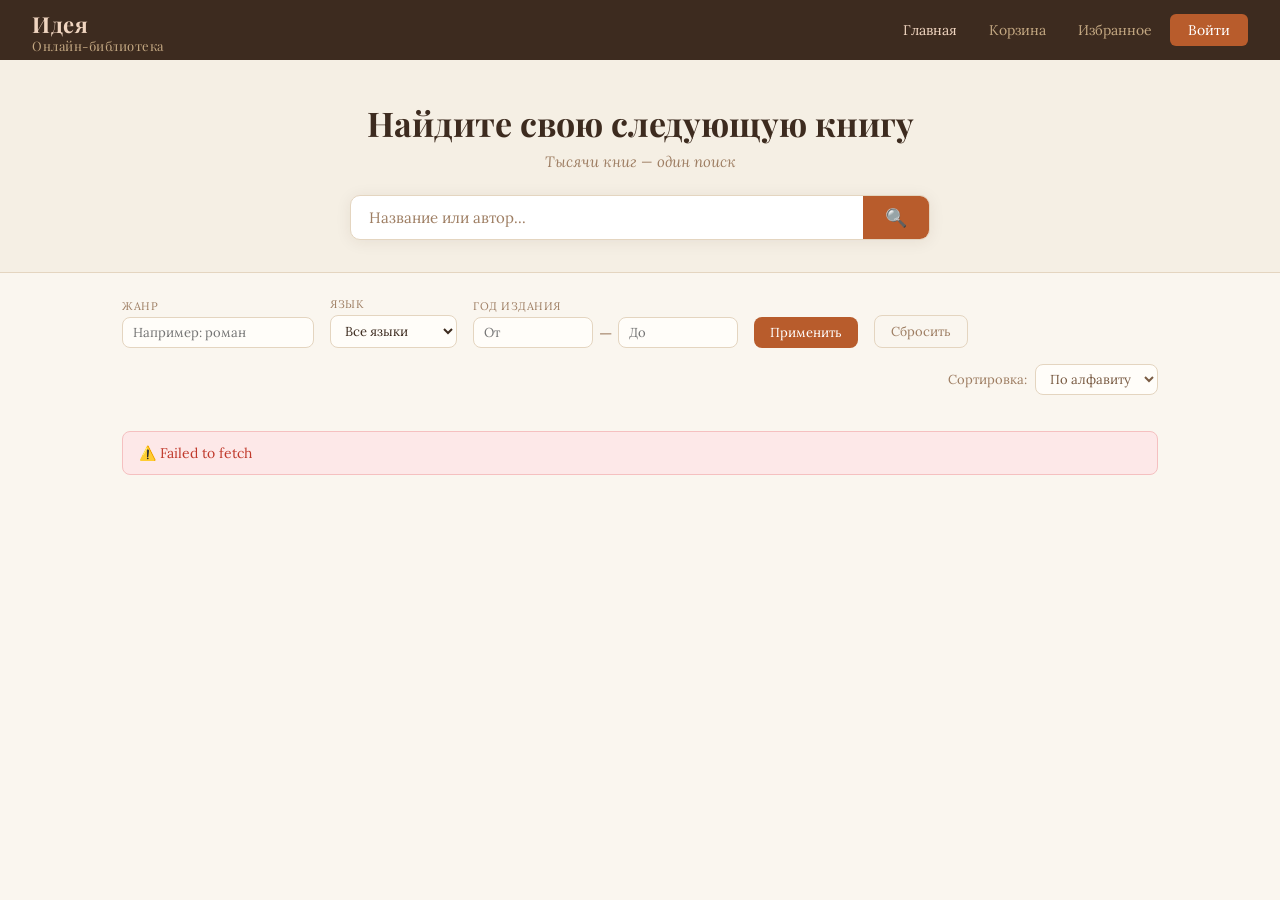
<file: frontend/index.html>
<!DOCTYPE html>
<html lang="ru">
<head>
    <meta charset="UTF-8" />
    <meta name="viewport" content="width=device-width, initial-scale=1.0" />
    <title>Идея — Онлайн-библиотека</title>
    <link rel="stylesheet" href="css/style.css" />
</head>
<body>

<!-- ── Навигация ─────────────────────────────── -->
<nav class="navbar">
    <a href="index.html" class="navbar__logo">
        Идея
        <span>Онлайн-библиотека</span>
    </a>
    <div class="navbar__links">
        <a href="index.html" class="navbar__link navbar__link--active">Главная</a>
        <a href="cart.html" class="navbar__link">
            Корзина
            <span class="navbar__badge" id="cart-badge" style="display:none">0</span>
        </a>
        <a href="favorites.html" class="navbar__link">Избранное</a>
        <!-- Сюда auth.js вставит либо "Войти", либо логин пользователя -->
        <div id="navbar-auth"></div>
    </div>
</nav>

<!-- ── Герой с поиском ───────────────────────── -->
<section class="hero">
    <h1 class="hero__title">Найдите свою следующую книгу</h1>
    <p class="hero__sub">Тысячи книг — один поиск</p>
    <div class="hero__search">
        <input
            type="text"
            id="search-input"
            class="hero__search-input"
            placeholder="Название или автор..."
            oninput="onSearchInput(this.value)"
        />
        <button class="hero__search-btn" onclick="onSearchInput(document.getElementById('search-input').value)">
            🔍
        </button>
    </div>
</section>

<!-- ── Стили для секций hero и toolbar ──────── -->
<style>
    .hero {
        background: var(--warm-bg);
        padding: 2.5rem 2rem 2rem;
        text-align: center;
        border-bottom: 1px solid var(--border);
    }
    .hero__title {
        font-family: var(--font-display);
        font-size: 34px;
        font-weight: 700;
        color: var(--brown-dark);
        margin-bottom: 0.4rem;
    }
    .hero__sub {
        font-size: 15px;
        color: var(--text-muted);
        margin-bottom: 1.5rem;
        font-style: italic;
    }
    .hero__search {
        max-width: 580px;
        margin: 0 auto;
        display: flex;
        background: #fff;
        border: 1.5px solid var(--border);
        border-radius: 10px;
        overflow: hidden;
        box-shadow: 0 2px 16px rgba(61,43,31,0.08);
    }
    .hero__search-input {
        flex: 1;
        border: none;
        outline: none;
        padding: 12px 18px;
        font-size: 15px;
        font-family: var(--font-body);
        color: var(--brown-dark);
        background: transparent;
    }
    .hero__search-input::placeholder { color: var(--text-muted); }
    .hero__search-btn {
        background: var(--accent);
        border: none;
        padding: 0 22px;
        color: #fff;
        font-size: 18px;
        cursor: pointer;
        transition: background 0.2s;
    }
    .hero__search-btn:hover { background: #9E4A20; }

    /* Панель фильтров */
    .toolbar {
        max-width: 1100px;
        margin: 1.5rem auto 0;
        padding: 0 2rem;
        display: flex;
        align-items: flex-end;
        gap: 16px;
        flex-wrap: wrap;
    }
    .toolbar__group {
        display: flex;
        flex-direction: column;
        gap: 4px;
    }
    .toolbar__label {
        font-size: 11px;
        color: var(--text-muted);
        text-transform: uppercase;
        letter-spacing: 0.5px;
    }
    .toolbar__input, .toolbar__select {
        border: 1px solid var(--border);
        background: var(--card-bg);
        color: var(--brown-dark);
        font-size: 13px;
        padding: 6px 10px;
        border-radius: 8px;
        font-family: var(--font-body);
        outline: none;
        min-width: 120px;
    }
    .toolbar__input:focus, .toolbar__select:focus {
        border-color: var(--accent);
    }
    .toolbar__year-row {
        display: flex;
        align-items: center;
        gap: 6px;
    }
    .toolbar__year-row input {
        width: 80px;
    }
    .toolbar__apply-btn {
        background: var(--accent);
        color: #fff;
        border: none;
        padding: 7px 16px;
        border-radius: 8px;
        font-size: 13px;
        cursor: pointer;
        font-family: var(--font-body);
        transition: background 0.2s;
        align-self: flex-end;
    }
    .toolbar__apply-btn:hover { background: #9E4A20; }
    .toolbar__reset-btn {
        background: none;
        color: var(--text-muted);
        border: 1px solid var(--border);
        padding: 7px 16px;
        border-radius: 8px;
        font-size: 13px;
        cursor: pointer;
        font-family: var(--font-body);
        transition: all 0.2s;
        align-self: flex-end;
    }
    .toolbar__reset-btn:hover {
        border-color: var(--accent);
        color: var(--accent);
    }

    /* Сортировка и счётчик */
    .results-bar {
        max-width: 1100px;
        margin: 1rem auto 0;
        padding: 0 2rem;
        display: flex;
        align-items: center;
        justify-content: space-between;
    }
    .results-bar__info {
        font-size: 13px;
        color: var(--text-muted);
        font-style: italic;
    }
    .results-bar__sort {
        display: flex;
        align-items: center;
        gap: 8px;
        font-size: 13px;
        color: var(--text-muted);
    }
    .results-bar__sort select {
        border: 1px solid var(--border);
        background: var(--card-bg);
        color: var(--brown-mid);
        font-size: 13px;
        padding: 5px 10px;
        border-radius: 8px;
        font-family: var(--font-body);
        cursor: pointer;
        outline: none;
    }
    .results-bar__sort select:focus { border-color: var(--accent); }

    /* Сетка книг */
    .content {
        padding: 1.25rem 2rem 0;
        max-width: 1100px;
        margin: 0 auto;
    }
    .books-grid {
        display: grid;
        grid-template-columns: repeat(auto-fill, minmax(160px, 1fr));
        gap: 1.25rem;
    }
</style>

<!-- ── Фильтры ───────────────────────────────── -->
<div class="toolbar">
    <div class="toolbar__group">
        <label class="toolbar__label" for="filter-genre">Жанр</label>
        <input
            type="text"
            id="filter-genre"
            class="toolbar__input"
            placeholder="Например: роман"
        />
    </div>
    <div class="toolbar__group">
        <label class="toolbar__label" for="filter-language">Язык</label>
        <select id="filter-language" class="toolbar__select">
            <option value="">Все языки</option>
            <option value="Русский">Русский</option>
            <option value="Английский">Английский</option>
            <option value="Французский">Французский</option>
            <option value="Немецкий">Немецкий</option>
        </select>
    </div>
    <div class="toolbar__group">
        <label class="toolbar__label">Год издания</label>
        <div class="toolbar__year-row">
            <input
                type="number"
                id="filter-year-from"
                class="toolbar__input"
                placeholder="От"
                min="0"
                max="2100"
            />
            <span style="color: var(--text-muted)">—</span>
            <input
                type="number"
                id="filter-year-to"
                class="toolbar__input"
                placeholder="До"
                min="0"
                max="2100"
            />
        </div>
    </div>
    <button class="toolbar__apply-btn" onclick="onFilterChange()">Применить</button>
    <button class="toolbar__reset-btn" onclick="resetFilters()">Сбросить</button>
</div>

<!-- ── Счётчик и сортировка ──────────────────── -->
<div class="results-bar">
    <span class="results-bar__info" id="results-info"></span>
    <div class="results-bar__sort">
        Сортировка:
        <select onchange="onSortChange(this.value)">
            <option value="title">По алфавиту</option>
            <option value="author">По автору</option>
            <option value="year">По году</option>
        </select>
    </div>
</div>

<!-- ── Сетка книг ────────────────────────────── -->
<div class="content">
    <div class="books-grid" id="books-grid">
        <!-- Карточки отрисовываются через JS -->
    </div>
</div>

<!-- ── Пагинация ─────────────────────────────── -->
<div class="pagination" id="pagination"></div>

<!-- Скрипты подключаются в конце body.
     Порядок важен: config.js → auth.js → index.js
     Каждый следующий файл может использовать переменные из предыдущего. -->
<script src="js/config.js"></script>
<script src="js/auth.js"></script>
<script src="js/index.js"></script>
</body>
</html>
</file>
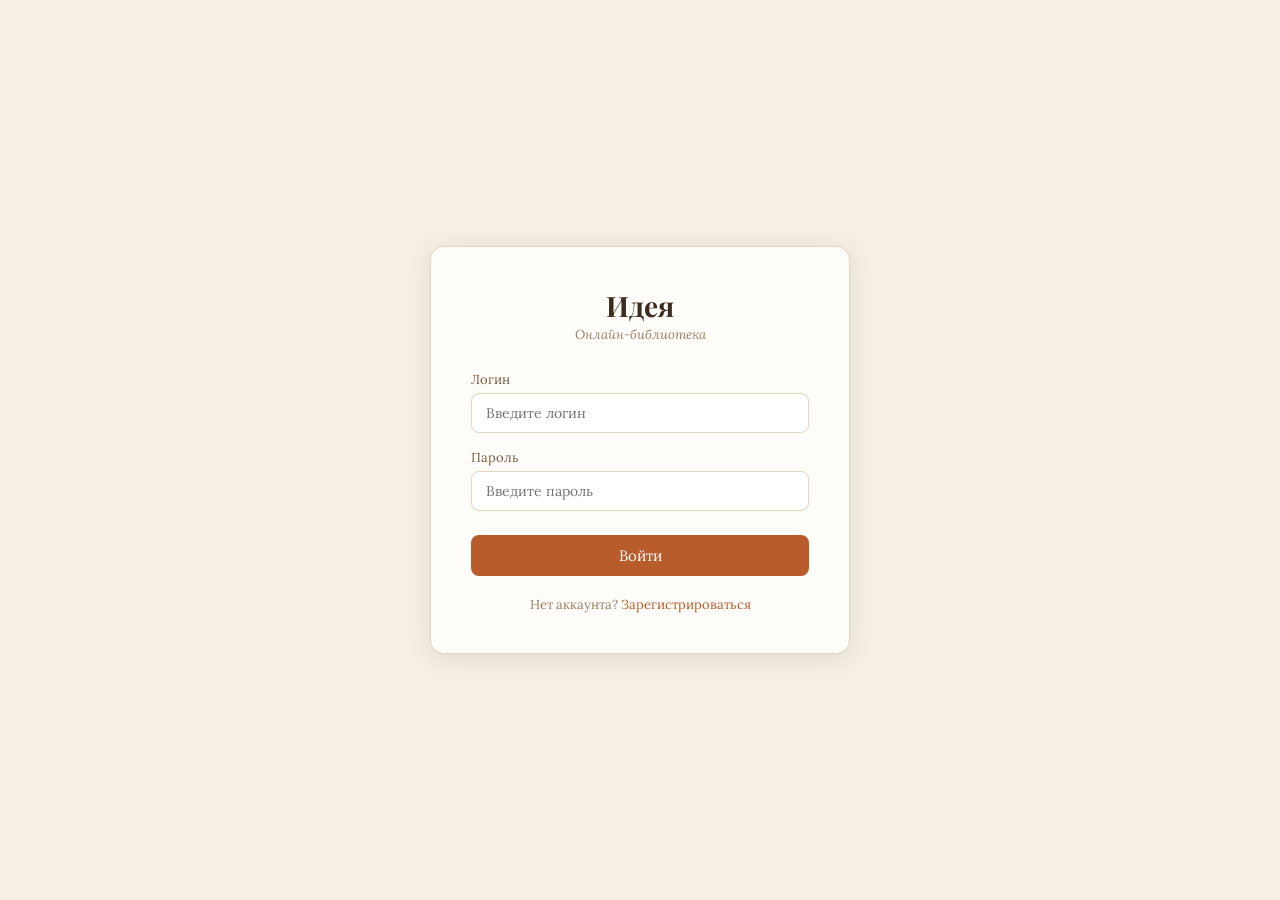
<file: frontend/admin.html>
<!DOCTYPE html>
<html lang="ru">
<head>
    <meta charset="UTF-8" />
    <meta name="viewport" content="width=device-width, initial-scale=1.0" />
    <title>Панель управления — Идея</title>
    <link rel="stylesheet" href="css/style.css" />
    <style>
        .admin-page {
            max-width: 1100px;
            margin: 0 auto;
            padding: 2rem;
        }
        .admin-header {
            display: flex;
            align-items: center;
            justify-content: space-between;
            margin-bottom: 1.5rem;
            padding-bottom: 1rem;
            border-bottom: 1px solid var(--border);
        }
        .admin-title {
            font-family: var(--font-display);
            font-size: 24px;
            font-weight: 600;
            color: var(--brown-dark);
        }
        .btn-primary {
            background: var(--accent);
            color: #fff;
            border: none;
            padding: 9px 20px;
            border-radius: 8px;
            font-size: 14px;
            font-family: var(--font-body);
            cursor: pointer;
            transition: background 0.2s;
        }
        .btn-primary:hover { background: #9E4A20; }

        /* Таблица книг */
        .books-table {
            width: 100%;
            border-collapse: collapse;
            background: var(--card-bg);
            border: 1px solid var(--border);
            border-radius: 10px;
            overflow: hidden;
            font-size: 14px;
        }
        .books-table th {
            background: var(--warm-bg);
            padding: 12px 16px;
            text-align: left;
            font-size: 12px;
            text-transform: uppercase;
            letter-spacing: 0.5px;
            color: var(--text-muted);
            font-weight: 600;
            border-bottom: 1px solid var(--border);
        }
        .books-table td {
            padding: 12px 16px;
            border-bottom: 1px solid var(--border);
            color: var(--brown-dark);
            vertical-align: middle;
        }
        .books-table tr:last-child td { border-bottom: none; }
        .books-table tr:hover td { background: var(--warm-bg); }
        .btn-delete {
            background: none;
            border: 1px solid #f5c0c0;
            color: #c0392b;
            padding: 5px 12px;
            border-radius: 6px;
            font-size: 12px;
            cursor: pointer;
            font-family: var(--font-body);
            transition: all 0.2s;
        }
        .btn-delete:hover { background: #fde8e8; }

        /* Модальное окно добавления книги */
        .modal-overlay {
            display: none;
            position: fixed;
            inset: 0;
            background: rgba(0,0,0,0.45);
            z-index: 200;
            align-items: center;
            justify-content: center;
        }
        .modal-overlay.open { display: flex; }
        .modal {
            background: var(--card-bg);
            border-radius: 14px;
            padding: 2rem;
            width: 100%;
            max-width: 520px;
            max-height: 90vh;
            overflow-y: auto;
            box-shadow: 0 8px 40px rgba(61,43,31,0.18);
        }
        .modal-title {
            font-family: var(--font-display);
            font-size: 20px;
            font-weight: 600;
            margin-bottom: 1.5rem;
            color: var(--brown-dark);
        }
        .form-group { margin-bottom: 1rem; }
        .form-label {
            display: block;
            font-size: 13px;
            color: var(--brown-mid);
            margin-bottom: 5px;
        }
        .form-input, .form-textarea {
            width: 100%;
            border: 1px solid var(--border);
            border-radius: 8px;
            padding: 9px 13px;
            font-size: 14px;
            font-family: var(--font-body);
            color: var(--brown-dark);
            background: #fff;
            outline: none;
            transition: border-color 0.2s;
        }
        .form-input:focus, .form-textarea:focus { border-color: var(--accent); }
        .form-textarea { resize: vertical; min-height: 90px; }
        .form-row { display: grid; grid-template-columns: 1fr 1fr; gap: 12px; }
        .modal-actions {
            display: flex;
            gap: 10px;
            margin-top: 1.25rem;
        }
        .btn-outline {
            background: none;
            color: var(--brown-mid);
            border: 1px solid var(--border);
            padding: 9px 20px;
            border-radius: 8px;
            font-size: 14px;
            font-family: var(--font-body);
            cursor: pointer;
            transition: all 0.2s;
        }
        .btn-outline:hover { border-color: var(--accent); color: var(--accent); }
        .modal-error {
            background: #fde8e8;
            border: 1px solid #f5c0c0;
            color: #c0392b;
            padding: 9px 13px;
            border-radius: 8px;
            font-size: 13px;
            margin-bottom: 1rem;
            display: none;
        }
    </style>
</head>
<body>

<nav class="navbar">
    <a href="index.html" class="navbar__logo">
        Идея <span>Онлайн-библиотека</span>
    </a>
    <div class="navbar__links">
        <a href="admin_cabinet.html" class="navbar__link">← Личный кабинет</a>
        <div id="navbar-auth"></div>
    </div>
</nav>

<div class="admin-page">
    <div class="admin-header">
        <h1 class="admin-title">Управление книгами</h1>
        <button class="btn-primary" onclick="openModal()">+ Добавить книгу</button>
    </div>

    <div id="table-container">
        <div class="spinner"><div class="spinner__circle"></div></div>
    </div>
</div>

<!-- Модальное окно добавления книги -->
<div class="modal-overlay" id="modal-overlay" onclick="closeModalOnOverlay(event)">
    <div class="modal">
        <div class="modal-title">Добавить книгу</div>
        <div class="modal-error" id="modal-error"></div>

        <div class="form-group">
            <label class="form-label">Название</label>
            <input type="text" id="b-title" class="form-input" placeholder="Название книги" />
        </div>
        <div class="form-group">
            <label class="form-label">Авторы</label>
            <input type="text" id="b-authors" class="form-input" placeholder="Иванов И.И., Петров П.П." />
        </div>
        <div class="form-row">
            <div class="form-group">
                <label class="form-label">Жанр</label>
                <input type="text" id="b-genre" class="form-input" placeholder="Роман" />
            </div>
            <div class="form-group">
                <label class="form-label">Язык</label>
                <input type="text" id="b-language" class="form-input" placeholder="Русский" />
            </div>
        </div>
        <div class="form-row">
            <div class="form-group">
                <label class="form-label">Год издания</label>
                <input type="number" id="b-year" class="form-input" placeholder="2024" min="0" max="2100" />
            </div>
            <div class="form-group">
                <label class="form-label">Цена (₽)</label>
                <input type="number" id="b-price" class="form-input" placeholder="499" min="0" step="0.01" />
            </div>
        </div>
        <div class="form-group">
            <label class="form-label">Описание <span style="color:var(--text-muted)">(необязательно)</span></label>
            <textarea id="b-description" class="form-textarea" placeholder="Краткое описание книги..."></textarea>
        </div>
        <div class="form-group">
            <label class="form-label">Текст книги (PDF)</label>
            <input type="file" id="b-text" class="form-input" accept="application/pdf" />
        </div>

        <div class="modal-actions">
            <button class="btn-primary" id="modal-submit" onclick="handleAddBook()">Добавить</button>
            <button class="btn-outline" onclick="closeModal()">Отмена</button>
        </div>
    </div>
</div>

<script src="js/config.js"></script>
<script src="js/auth.js"></script>
<script>
    // Защита страницы
    if (!isLoggedIn() || localStorage.getItem("is_admin") !== "true") {
        window.location.href = "login.html";
    }

    // ── Загрузка таблицы книг ─────────────────

    async function loadBooks() {
        try {
            const data = await apiFetch("/books/?sort=title");
            renderTable(data.items);
        } catch (err) {
            document.getElementById("table-container").innerHTML =
                `<div class="error-message">⚠️ ${err.message}</div>`;
        }
    }

    function renderTable(books) {
        if (books.length === 0) {
            document.getElementById("table-container").innerHTML =
                `<div class="empty-state">
                    <div class="empty-state__icon">📚</div>
                    <div class="empty-state__text">Книг пока нет</div>
                    <div class="empty-state__sub">Добавьте первую книгу</div>
                </div>`;
            return;
        }

        const rows = books.map(b => `
            <tr>
                <td>${escapeHtml(b.title)}</td>
                <td>${escapeHtml(b.authors)}</td>
                <td>${escapeHtml(b.genre)}</td>
                <td>${b.year}</td>
                <td>${escapeHtml(b.language)}</td>
                <td>${formatPrice(b.price)} ₽</td>
                <td>
                    <button class="btn-delete" onclick="handleDelete(${b.id}, '${escapeHtml(b.title)}')">
                        Удалить
                    </button>
                </td>
            </tr>`).join("");

        document.getElementById("table-container").innerHTML = `
            <table class="books-table">
                <thead>
                    <tr>
                        <th>Название</th>
                        <th>Авторы</th>
                        <th>Жанр</th>
                        <th>Год</th>
                        <th>Язык</th>
                        <th>Цена</th>
                        <th></th>
                    </tr>
                </thead>
                <tbody>${rows}</tbody>
            </table>`;
    }

    // ── Добавление книги ──────────────────────

    function openModal() {
        document.getElementById("modal-overlay").classList.add("open");
    }

    function closeModal() {
        document.getElementById("modal-overlay").classList.remove("open");
        document.getElementById("modal-error").style.display = "none";
        // Очищаем поля
        ["b-title","b-authors","b-genre","b-language","b-year","b-price","b-description","b-text"]
            .forEach(id => document.getElementById(id).value = "");
    }

    function closeModalOnOverlay(e) {
        if (e.target === document.getElementById("modal-overlay")) closeModal();
    }

    async function handleAddBook() {
        const title       = document.getElementById("b-title").value.trim();
        const authors     = document.getElementById("b-authors").value.trim();
        const genre       = document.getElementById("b-genre").value.trim();
        const language    = document.getElementById("b-language").value.trim();
        const year        = document.getElementById("b-year").value;
        const price       = document.getElementById("b-price").value;
        const description = document.getElementById("b-description").value.trim();
        const textFile    = document.getElementById("b-text").files[0] || null;

        if (!title || !authors || !genre || !language || !year || !price || !textFile) {
            showModalError("Заполните все обязательные поля");
            return;
        }

        if (textFile.type !== "application/pdf") {
            showModalError("Текст книги должен быть PDF файлом");
            return;
        }

        const btn = document.getElementById("modal-submit");
        btn.disabled = true;
        btn.textContent = "Добавляем...";

        try {
            const formData = new FormData();
            formData.append("title", title);
            formData.append("authors", authors);
            formData.append("genre", genre);
            formData.append("language", language);
            formData.append("year", String(parseInt(year)));
            formData.append("price", String(parseFloat(price)));
            if (description) {
                formData.append("description", description);
            }
            formData.append("text_file", textFile);

            const token = getToken();
            const response = await fetch(`${API_URL}/books/`, {
                method: "POST",
                headers: token ? { "Authorization": `Bearer ${token}` } : {},
                body: formData,
            });

            if (response.status === 401) {
                logout();
                return;
            }

            if (!response.ok) {
                const error = await response.json().catch(() => ({ detail: "Неизвестная ошибка" }));
                throw new Error(error.detail || "Ошибка сервера");
            }

            closeModal();
            loadBooks();

        } catch (err) {
            showModalError(err.message);
        } finally {
            btn.disabled = false;
            btn.textContent = "Добавить";
        }
    }

    // ── Удаление книги ────────────────────────

    async function handleDelete(bookId, title) {
        if (!confirm(`Удалить книгу "${title}"?`)) return;

        try {
            await apiFetch(`/books/${bookId}`, { method: "DELETE" });
            loadBooks();
        } catch (err) {
            alert(err.message);
        }
    }

    // ── Вспомогательные ───────────────────────

    function showModalError(msg) {
        const el = document.getElementById("modal-error");
        el.textContent = msg;
        el.style.display = "block";
    }

    function escapeHtml(str) {
        return String(str || "")
            .replace(/&/g, "&amp;")
            .replace(/</g, "&lt;")
            .replace(/>/g, "&gt;")
            .replace(/"/g, "&quot;");
    }

    function formatPrice(price) {
        return Number(price).toLocaleString("ru-RU");
    }

    document.addEventListener("DOMContentLoaded", loadBooks);
</script>
</body>
</html>
</file>
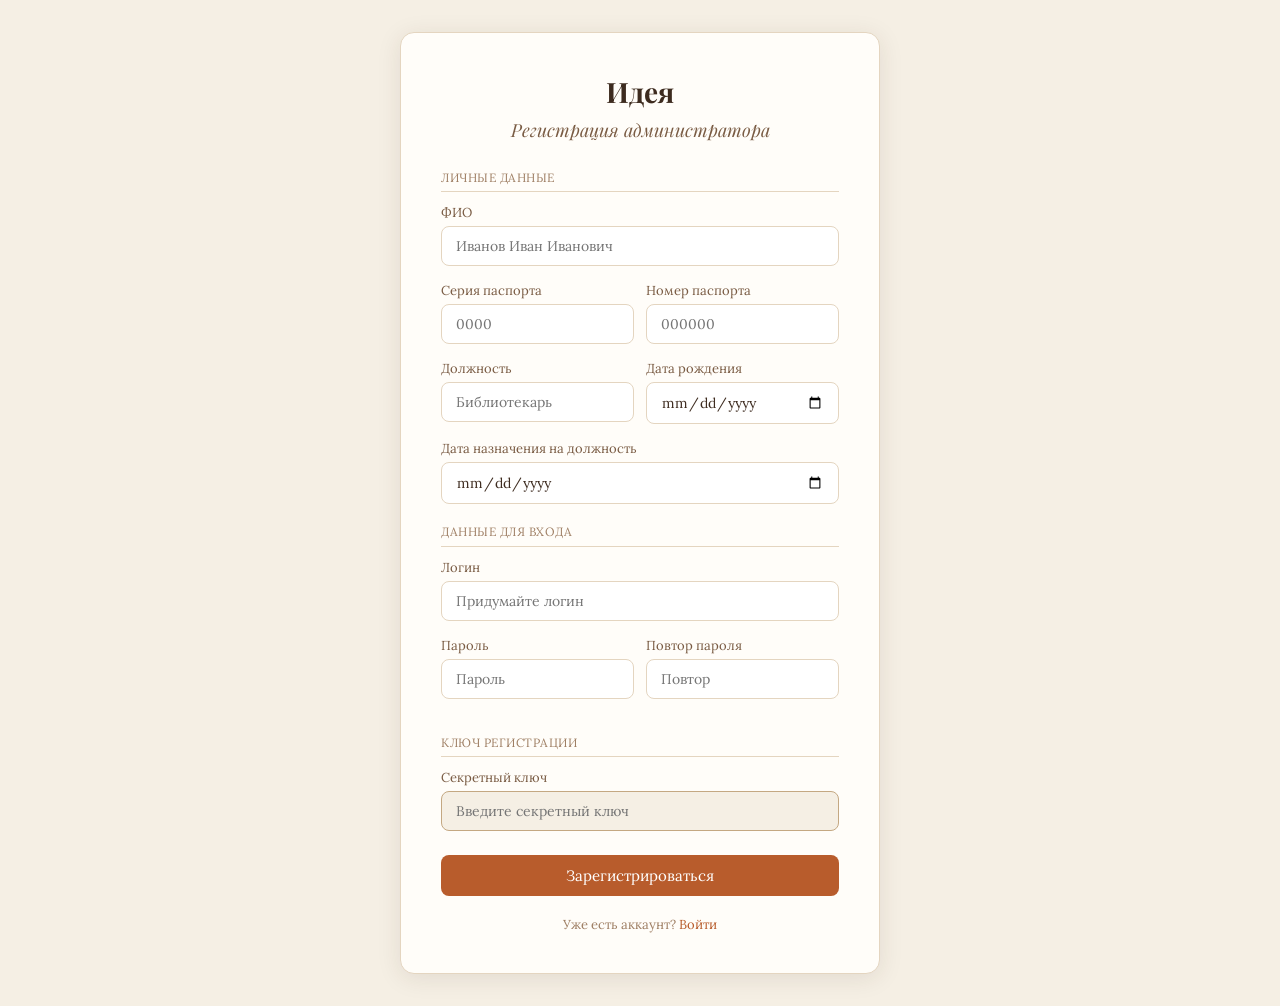
<file: frontend/admin_register.html>
<!DOCTYPE html>
<html lang="ru">
<head>
    <meta charset="UTF-8" />
    <meta name="viewport" content="width=device-width, initial-scale=1.0" />
    <title>Регистрация администратора — Идея</title>
    <link rel="stylesheet" href="css/style.css" />
    <style>
        .auth-page {
            min-height: 100vh;
            display: flex;
            align-items: center;
            justify-content: center;
            background: var(--warm-bg);
            padding: 2rem;
        }
        .auth-card {
            background: var(--card-bg);
            border: 1px solid var(--border);
            border-radius: 14px;
            padding: 2.5rem;
            width: 100%;
            max-width: 480px;
            box-shadow: 0 4px 24px rgba(61,43,31,0.10);
        }
        .auth-logo {
            text-align: center;
            margin-bottom: 0.5rem;
        }
        .auth-logo a {
            font-family: var(--font-display);
            font-size: 28px;
            font-weight: 700;
            color: var(--brown-dark);
            text-decoration: none;
        }
        .auth-title {
            text-align: center;
            font-family: var(--font-display);
            font-size: 18px;
            color: var(--brown-mid);
            margin-bottom: 1.75rem;
            font-style: italic;
        }
        .form-section {
            font-size: 12px;
            text-transform: uppercase;
            letter-spacing: 0.5px;
            color: var(--text-muted);
            margin: 1.25rem 0 0.75rem;
            padding-bottom: 0.4rem;
            border-bottom: 1px solid var(--border);
        }
        .form-row {
            display: grid;
            grid-template-columns: 1fr 1fr;
            gap: 12px;
        }
        .form-group { margin-bottom: 1rem; }
        .form-label {
            display: block;
            font-size: 13px;
            color: var(--brown-mid);
            margin-bottom: 5px;
        }
        .form-input {
            width: 100%;
            border: 1px solid var(--border);
            border-radius: 8px;
            padding: 10px 14px;
            font-size: 14px;
            font-family: var(--font-body);
            color: var(--brown-dark);
            background: #fff;
            outline: none;
            transition: border-color 0.2s;
        }
        .form-input:focus { border-color: var(--accent); }
        .form-input--key {
            border-color: var(--brown-light);
            background: var(--warm-bg);
        }
        .form-input--key:focus { border-color: var(--accent); }
        .form-submit {
            width: 100%;
            background: var(--accent);
            color: #fff;
            border: none;
            padding: 11px;
            border-radius: 8px;
            font-size: 15px;
            font-family: var(--font-body);
            cursor: pointer;
            transition: background 0.2s;
            margin-top: 0.5rem;
        }
        .form-submit:hover { background: #9E4A20; }
        .form-submit:disabled { opacity: 0.6; cursor: not-allowed; }
        .auth-footer {
            text-align: center;
            margin-top: 1.25rem;
            font-size: 13px;
            color: var(--text-muted);
        }
        .auth-footer a { color: var(--accent); text-decoration: none; }
        .auth-footer a:hover { text-decoration: underline; }
        .auth-error {
            background: #fde8e8;
            border: 1px solid #f5c0c0;
            color: #c0392b;
            padding: 10px 14px;
            border-radius: 8px;
            font-size: 13px;
            margin-bottom: 1rem;
            display: none;
        }
        .auth-success {
            background: #e8f5e9;
            border: 1px solid #c8e6c9;
            color: #2e7d32;
            padding: 10px 14px;
            border-radius: 8px;
            font-size: 13px;
            margin-bottom: 1rem;
            display: none;
        }
    </style>
</head>
<body>
<div class="auth-page">
    <div class="auth-card">
        <div class="auth-logo">
            <a href="index.html">Идея</a>
        </div>
        <div class="auth-title">Регистрация администратора</div>

        <div class="auth-error" id="auth-error"></div>
        <div class="auth-success" id="auth-success"></div>

        <div class="form-section">Личные данные</div>

        <div class="form-group">
            <label class="form-label" for="full_name">ФИО</label>
            <input type="text" id="full_name" class="form-input" placeholder="Иванов Иван Иванович" />
        </div>
        <div class="form-row">
            <div class="form-group">
                <label class="form-label" for="passport_series">Серия паспорта</label>
                <input type="text" id="passport_series" class="form-input"
                    placeholder="0000" maxlength="4" />
            </div>
            <div class="form-group">
                <label class="form-label" for="passport_number">Номер паспорта</label>
                <input type="text" id="passport_number" class="form-input"
                    placeholder="000000" maxlength="6" />
            </div>
        </div>
        <div class="form-row">
            <div class="form-group">
                <label class="form-label" for="position">Должность</label>
                <input type="text" id="position" class="form-input" placeholder="Библиотекарь" />
            </div>
            <div class="form-group">
                <label class="form-label" for="birth_date">Дата рождения</label>
                <input type="date" id="birth_date" class="form-input" />
            </div>
        </div>
        <div class="form-group">
            <label class="form-label" for="appointed_at">Дата назначения на должность</label>
            <input type="date" id="appointed_at" class="form-input" />
        </div>

        <div class="form-section">Данные для входа</div>

        <div class="form-group">
            <label class="form-label" for="login">Логин</label>
            <input type="text" id="login" class="form-input" placeholder="Придумайте логин" />
        </div>
        <div class="form-row">
            <div class="form-group">
                <label class="form-label" for="password">Пароль</label>
                <input type="password" id="password" class="form-input" placeholder="Пароль" />
            </div>
            <div class="form-group">
                <label class="form-label" for="password2">Повтор пароля</label>
                <input type="password" id="password2" class="form-input" placeholder="Повтор" />
            </div>
        </div>

        <div class="form-section">Ключ регистрации</div>

        <div class="form-group">
            <label class="form-label" for="register_key">Секретный ключ</label>
            <input type="password" id="register_key" class="form-input form-input--key"
                placeholder="Введите секретный ключ" />
        </div>

        <button class="form-submit" id="submit-btn" onclick="handleRegister()">
            Зарегистрироваться
        </button>

        <div class="auth-footer">
            Уже есть аккаунт? <a href="login.html">Войти</a>
        </div>
    </div>
</div>

<script src="js/config.js"></script>
<script src="js/auth.js"></script>
<script>
    async function handleRegister() {
        const full_name       = document.getElementById("full_name").value.trim();
        const passport_series = document.getElementById("passport_series").value.trim();
        const passport_number = document.getElementById("passport_number").value.trim();
        const position        = document.getElementById("position").value.trim();
        const birth_date      = document.getElementById("birth_date").value;
        const appointed_at    = document.getElementById("appointed_at").value;
        const login           = document.getElementById("login").value.trim();
        const password        = document.getElementById("password").value;
        const password2       = document.getElementById("password2").value;
        const register_key    = document.getElementById("register_key").value.trim();

        if (!full_name || !passport_series || !passport_number || !position ||
            !birth_date || !appointed_at || !login || !password || !password2 || !register_key) {
            showError("Заполните все поля");
            return;
        }
        if (!/^\d{4}$/.test(passport_series)) {
            showError("Серия паспорта — 4 цифры");
            return;
        }
        if (!/^\d{6}$/.test(passport_number)) {
            showError("Номер паспорта — 6 цифр");
            return;
        }
        if (password !== password2) {
            showError("Пароли не совпадают");
            return;
        }
        if (password.length < 6) {
            showError("Пароль должен быть не менее 6 символов");
            return;
        }

        // Преобразуем даты из yyyy-mm-dd в дд.мм.гггг
        const formatDate = (val) => {
            const [y, m, d] = val.split("-");
            return `${d}.${m}.${y}`;
        };

        const btn = document.getElementById("submit-btn");
        btn.disabled = true;
        btn.textContent = "Регистрация...";

        try {
            const data = await apiFetch("/auth/admin/register", {
                method: "POST",
                body: JSON.stringify({
                    full_name,
                    passport_series,
                    passport_number,
                    position,
                    birth_date:   formatDate(birth_date),
                    appointed_at: formatDate(appointed_at),
                    login,
                    password,
                    register_key,
                }),
            });

            if (!data.success) {
                showError(data.message || "Ошибка регистрации");
                return;
            }

            saveAuth(data.token, login);
            localStorage.setItem("is_admin", "true");

            showSuccess("Регистрация успешна! Перенаправляем...");
            setTimeout(() => window.location.href = "admin_cabinet.html", 1200);

        } catch (err) {
            showError(err.message);
        } finally {
            btn.disabled = false;
            btn.textContent = "Зарегистрироваться";
        }
    }

    function showError(msg) {
        document.getElementById("auth-success").style.display = "none";
        const el = document.getElementById("auth-error");
        el.textContent = msg;
        el.style.display = "block";
    }

    function showSuccess(msg) {
        document.getElementById("auth-error").style.display = "none";
        const el = document.getElementById("auth-success");
        el.textContent = msg;
        el.style.display = "block";
    }
</script>
</body>
</html>
</file>
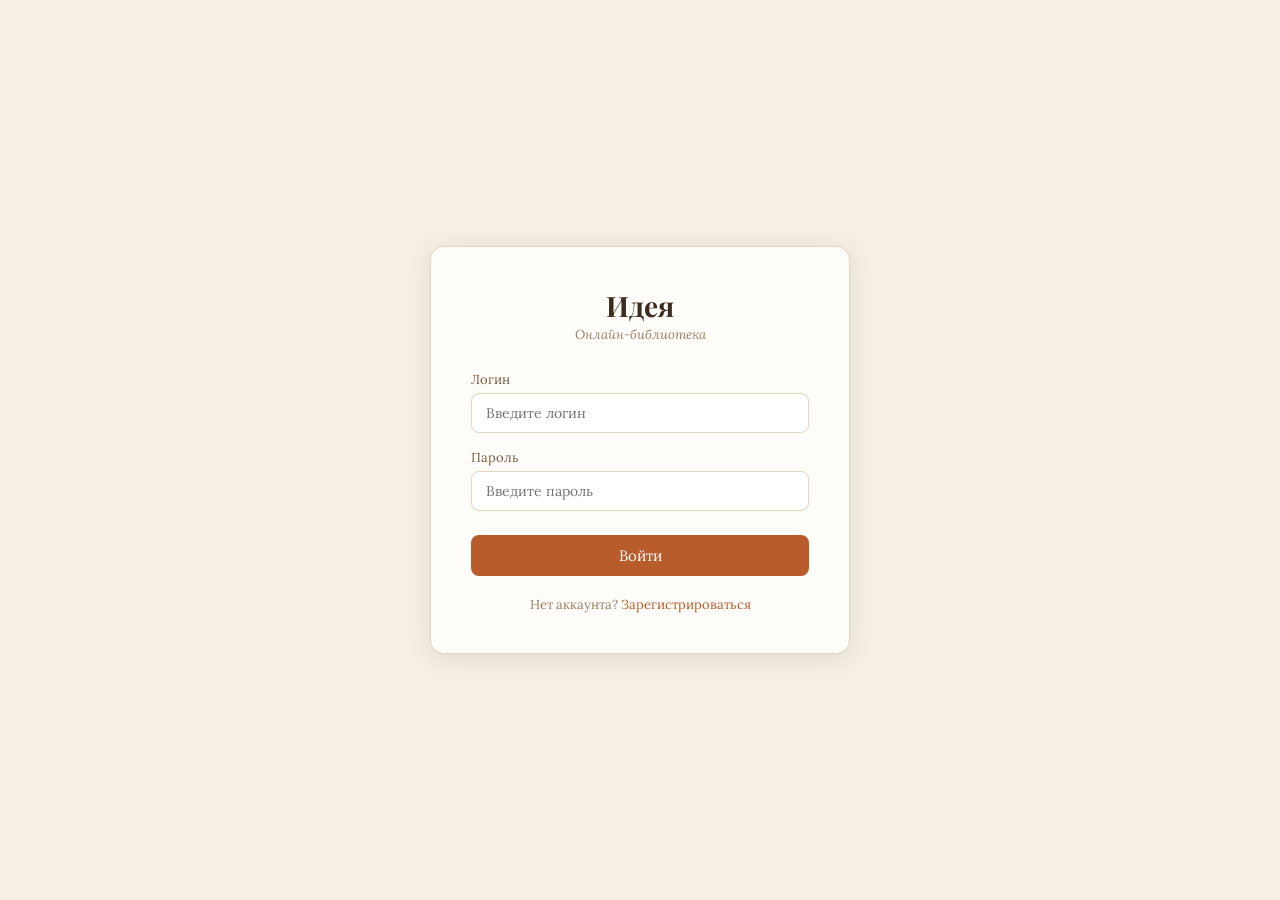
<file: frontend/favorites.html>
<!DOCTYPE html>
<html lang="ru">
<head>
    <meta charset="UTF-8" />
    <meta name="viewport" content="width=device-width, initial-scale=1.0" />
    <title>Избранное — Идея</title>
    <link rel="stylesheet" href="css/style.css" />
    <style>
        .hero {
            background: var(--warm-bg);
            padding: 2.5rem 2rem 2rem;
            text-align: center;
            border-bottom: 1px solid var(--border);
        }
        .hero__title {
            font-family: var(--font-display);
            font-size: 34px;
            font-weight: 700;
            color: var(--brown-dark);
            margin-bottom: 0.4rem;
        }
        .hero__sub {
            font-size: 15px;
            color: var(--text-muted);
            margin-bottom: 1.5rem;
            font-style: italic;
        }
        .hero__search {
            max-width: 580px;
            margin: 0 auto;
            display: flex;
            background: #fff;
            border: 1.5px solid var(--border);
            border-radius: 10px;
            overflow: hidden;
            box-shadow: 0 2px 16px rgba(61,43,31,0.08);
        }
        .hero__search-input {
            flex: 1;
            border: none;
            outline: none;
            padding: 12px 18px;
            font-size: 15px;
            font-family: var(--font-body);
            color: var(--brown-dark);
            background: transparent;
        }
        .hero__search-input::placeholder { color: var(--text-muted); }
        .hero__search-btn {
            background: var(--accent);
            border: none;
            padding: 0 22px;
            color: #fff;
            font-size: 18px;
            cursor: pointer;
            transition: background 0.2s;
        }
        .hero__search-btn:hover { background: #9E4A20; }

        .toolbar {
            max-width: 1100px;
            margin: 1.5rem auto 0;
            padding: 0 2rem;
            display: flex;
            align-items: flex-end;
            gap: 16px;
            flex-wrap: wrap;
        }
        .toolbar__group {
            display: flex;
            flex-direction: column;
            gap: 4px;
        }
        .toolbar__label {
            font-size: 11px;
            color: var(--text-muted);
            text-transform: uppercase;
            letter-spacing: 0.5px;
        }
        .toolbar__input, .toolbar__select {
            border: 1px solid var(--border);
            background: var(--card-bg);
            color: var(--brown-dark);
            font-size: 13px;
            padding: 6px 10px;
            border-radius: 8px;
            font-family: var(--font-body);
            outline: none;
            min-width: 120px;
        }
        .toolbar__input:focus, .toolbar__select:focus {
            border-color: var(--accent);
        }
        .toolbar__year-row {
            display: flex;
            align-items: center;
            gap: 6px;
        }
        .toolbar__year-row input {
            width: 80px;
        }
        .toolbar__apply-btn {
            background: var(--accent);
            color: #fff;
            border: none;
            padding: 7px 16px;
            border-radius: 8px;
            font-size: 13px;
            cursor: pointer;
            font-family: var(--font-body);
            transition: background 0.2s;
            align-self: flex-end;
        }
        .toolbar__apply-btn:hover { background: #9E4A20; }
        .toolbar__reset-btn {
            background: none;
            color: var(--text-muted);
            border: 1px solid var(--border);
            padding: 7px 16px;
            border-radius: 8px;
            font-size: 13px;
            cursor: pointer;
            font-family: var(--font-body);
            transition: all 0.2s;
            align-self: flex-end;
        }
        .toolbar__reset-btn:hover {
            border-color: var(--accent);
            color: var(--accent);
        }

        .results-bar {
            max-width: 1100px;
            margin: 1rem auto 0;
            padding: 0 2rem;
            display: flex;
            align-items: center;
            justify-content: space-between;
        }
        .results-bar__info {
            font-size: 13px;
            color: var(--text-muted);
            font-style: italic;
        }
        .results-bar__sort {
            display: flex;
            align-items: center;
            gap: 8px;
            font-size: 13px;
            color: var(--text-muted);
        }
        .results-bar__sort select {
            border: 1px solid var(--border);
            background: var(--card-bg);
            color: var(--brown-mid);
            font-size: 13px;
            padding: 5px 10px;
            border-radius: 8px;
            font-family: var(--font-body);
            cursor: pointer;
            outline: none;
        }
        .results-bar__sort select:focus { border-color: var(--accent); }

        .content {
            padding: 1.25rem 2rem 0;
            max-width: 1100px;
            margin: 0 auto;
        }
        .books-grid {
            display: grid;
            grid-template-columns: repeat(auto-fill, minmax(160px, 1fr));
            gap: 1.25rem;
        }
    </style>
</head>
<body>
<nav class="navbar">
    <a href="index.html" class="navbar__logo">Идея <span>Онлайн-библиотека</span></a>
    <div class="navbar__links">
        <a href="index.html" class="navbar__link">Главная</a>
        <a href="cart.html" class="navbar__link">
            Корзина <span class="navbar__badge" id="cart-badge" style="display:none">0</span>
        </a>
        <a href="favorites.html" class="navbar__link navbar__link--active">Избранное</a>
        <div id="navbar-auth"></div>
    </div>
</nav>

<section class="hero">
    <h1 class="hero__title">Избранное</h1>
    <p class="hero__sub">Ваши любимые книги всегда под рукой</p>
    <div class="hero__search">
        <input
            type="text"
            id="search-input"
            class="hero__search-input"
            placeholder="Название или автор..."
            oninput="onSearchInput(this.value)"
        />
        <button class="hero__search-btn" onclick="onSearchInput(document.getElementById('search-input').value)">
            🔍
        </button>
    </div>
</section>

<div class="toolbar">
    <div class="toolbar__group">
        <label class="toolbar__label" for="filter-genre">Жанр</label>
        <input
            type="text"
            id="filter-genre"
            class="toolbar__input"
            placeholder="Например: роман"
        />
    </div>
    <div class="toolbar__group">
        <label class="toolbar__label" for="filter-language">Язык</label>
        <select id="filter-language" class="toolbar__select">
            <option value="">Все языки</option>
            <option value="Русский">Русский</option>
            <option value="Английский">Английский</option>
            <option value="Французский">Французский</option>
            <option value="Немецкий">Немецкий</option>
        </select>
    </div>
    <div class="toolbar__group">
        <label class="toolbar__label">Год издания</label>
        <div class="toolbar__year-row">
            <input
                type="number"
                id="filter-year-from"
                class="toolbar__input"
                placeholder="От"
                min="0"
                max="2100"
            />
            <span style="color: var(--text-muted)">—</span>
            <input
                type="number"
                id="filter-year-to"
                class="toolbar__input"
                placeholder="До"
                min="0"
                max="2100"
            />
        </div>
    </div>
    <button class="toolbar__apply-btn" onclick="onFilterChange()">Применить</button>
    <button class="toolbar__reset-btn" onclick="resetFilters()">Сбросить</button>
</div>

<div class="results-bar">
    <span class="results-bar__info" id="results-info"></span>
    <div class="results-bar__sort">
        Сортировка:
        <select onchange="onSortChange(this.value)">
            <option value="title">По алфавиту</option>
            <option value="author">По автору</option>
            <option value="year">По году</option>
        </select>
    </div>
</div>

<div class="content">
    <div id="fav-content">
        <div class="spinner"><div class="spinner__circle"></div></div>
    </div>
</div>

<script src="js/config.js"></script>
<script src="js/auth.js"></script>
<script>
    if (!isLoggedIn()) window.location.href = "login.html";

    const COLORS = ["c1","c2","c3","c4","c5","c6","c7","c8"];
    const state = {
        search: "",
        genre: "",
        language: "",
        year_from: "",
        year_to: "",
        sort: "title",
    };
    let allItems = [];

    function pickColor(id) { return COLORS[id % COLORS.length]; }
    function escapeHtml(str) {
        return String(str || "").replace(/&/g,"&amp;").replace(/</g,"&lt;")
            .replace(/>/g,"&gt;").replace(/"/g,"&quot;");
    }
    function formatPrice(p) { return Number(p).toLocaleString("ru-RU"); }

    function getFavoriteStorageKey() {
        const username = localStorage.getItem("auth_user");
        return username ? `favorites_${username}` : "favorites_guest";
    }

    function setFavoriteIds(ids) {
        localStorage.setItem(getFavoriteStorageKey(), JSON.stringify(ids));
    }

    async function loadFavorites() {
        try {
            const data = await apiFetch("/favorites/");
            allItems = data.items || [];
            renderFavorites();
        } catch (err) {
            document.getElementById("fav-content").innerHTML =
                `<div class="error-message">⚠️ ${err.message}</div>`;
        }
    }

    function applyFilters(items) {
        let result = items;
        if (state.search) {
            const needle = state.search.toLowerCase();
            result = result.filter(item => {
                const title = (item.book.title || "").toLowerCase();
                const authors = (item.book.authors || "").toLowerCase();
                return title.includes(needle) || authors.includes(needle);
            });
        }

        if (state.genre) {
            const needle = state.genre.toLowerCase();
            result = result.filter(item => {
                const genre = (item.book.genre || "").toLowerCase();
                return !item.book.genre || genre.includes(needle);
            });
        }

        if (state.language) {
            result = result.filter(item => {
                const language = item.book.language || "";
                return !item.book.language || language === state.language;
            });
        }

        if (state.year_from || state.year_to) {
            const from = state.year_from ? Number(state.year_from) : null;
            const to = state.year_to ? Number(state.year_to) : null;
            result = result.filter(item => {
                const year = Number(item.book.year);
                if (!item.book.year || Number.isNaN(year)) {
                    return true;
                }
                if (from !== null && year < from) return false;
                if (to !== null && year > to) return false;
                return true;
            });
        }

        const sort = state.sort;
        result = [...result].sort((a, b) => {
            if (sort === "author") return a.book.authors.localeCompare(b.book.authors, "ru");
            if (sort === "year") return (Number(a.book.year) || 0) - (Number(b.book.year) || 0);
            return a.book.title.localeCompare(b.book.title, "ru");
        });

        return result;
    }

    function renderFavorites() {
        const filtered = applyFilters(allItems);
        document.getElementById("results-info").textContent =
            `Найдено: ${filtered.length}`;

        if (!filtered.length) {
            document.getElementById("fav-content").innerHTML = `
                <div class="empty-state">
                    <div class="empty-state__icon">❤️</div>
                    <div class="empty-state__text">Ничего не найдено</div>
                    <div class="empty-state__sub">Попробуйте изменить параметры поиска</div>
                </div>`;
            return;
        }

        // Синхронизируем localStorage с данными сервера
        const ids = allItems.map(i => i.book.id);
        setFavoriteIds(ids);

        const isAdmin = localStorage.getItem("is_admin") === "true";
        const cards = filtered.map(item => `
            <div class="book-card" id="fav-${item.id}">
                <div class="book-card__cover book-card__cover--${pickColor(item.book.id)}"
                     onclick="window.location.href='book.html?id=${item.book.id}'" style="cursor:pointer">
                    <span style="opacity:0.2;font-size:48px">📖</span>
                    <button class="book-card__fav-btn book-card__fav-btn--active"
                        onclick="removeFav(event, ${item.id}, ${item.book.id})">♥</button>
                    <div class="book-card__cover-title">${escapeHtml(item.book.title)}</div>
                </div>
                <div class="book-card__body">
                    <div class="book-card__title">${escapeHtml(item.book.title)}</div>
                    <div class="book-card__author">${escapeHtml(item.book.authors)}</div>
                    <div class="book-card__price">${formatPrice(item.book.price)} ₽</div>
                    ${isAdmin ? "" : `
                    <button class="book-card__cart-btn" onclick="addToCart(event, ${item.book.id})">
                        + В корзину
                    </button>`}
                </div>
            </div>`).join("");

        document.getElementById("fav-content").innerHTML =
            `<div class="books-grid">${cards}</div>`;
    }

    async function removeFav(event, favId, bookId) {
        event.stopPropagation();
        try {
            await apiFetch(`/favorites/${bookId}`, { method: "DELETE" });
            document.getElementById(`fav-${favId}`)?.remove();
            // Обновляем localStorage
            const ids = (allItems || []).map(i => i.book.id).filter(id => id !== bookId);
            setFavoriteIds(ids);
            allItems = allItems.filter(i => i.book.id !== bookId);
            // Если список пустой — показываем заглушку
            if (!document.querySelector(".book-card")) loadFavorites();
        } catch (err) { alert(err.message); }
    }

    async function addToCart(event, bookId) {
        event.stopPropagation();
        if (localStorage.getItem("is_admin") === "true") { return; }
        try {
            await apiFetch("/cart/", {
                method: "POST",
                body: JSON.stringify({ book_id: bookId }),
            });
            setCartCount(getCartCount() + 1);
            const btn = event.target;
            btn.textContent = "✓ Добавлено";
            btn.classList.add("book-card__cart-btn--added");
            btn.disabled = true;
        } catch (err) { alert(err.message); }
    }

    function onSearchInput(value) {
        state.search = value.trim();
        renderFavorites();
    }

    function onFilterChange() {
        state.genre = document.getElementById("filter-genre").value.trim();
        state.language = document.getElementById("filter-language").value;
        state.year_from = document.getElementById("filter-year-from").value;
        state.year_to = document.getElementById("filter-year-to").value;
        renderFavorites();
    }

    function onSortChange(value) {
        state.sort = value;
        renderFavorites();
    }

    function resetFilters() {
        state.search = "";
        state.genre = "";
        state.language = "";
        state.year_from = "";
        state.year_to = "";
        state.sort = "title";
        document.getElementById("search-input").value = "";
        document.getElementById("filter-genre").value = "";
        document.getElementById("filter-language").value = "";
        document.getElementById("filter-year-from").value = "";
        document.getElementById("filter-year-to").value = "";
        const sortSelect = document.querySelector(".results-bar__sort select");
        if (sortSelect) sortSelect.value = "title";
        renderFavorites();
    }

    document.addEventListener("DOMContentLoaded", () => {
        updateCartBadge(getCartCount());
        loadFavorites();
    });
</script>
</body>
</html>
</file>
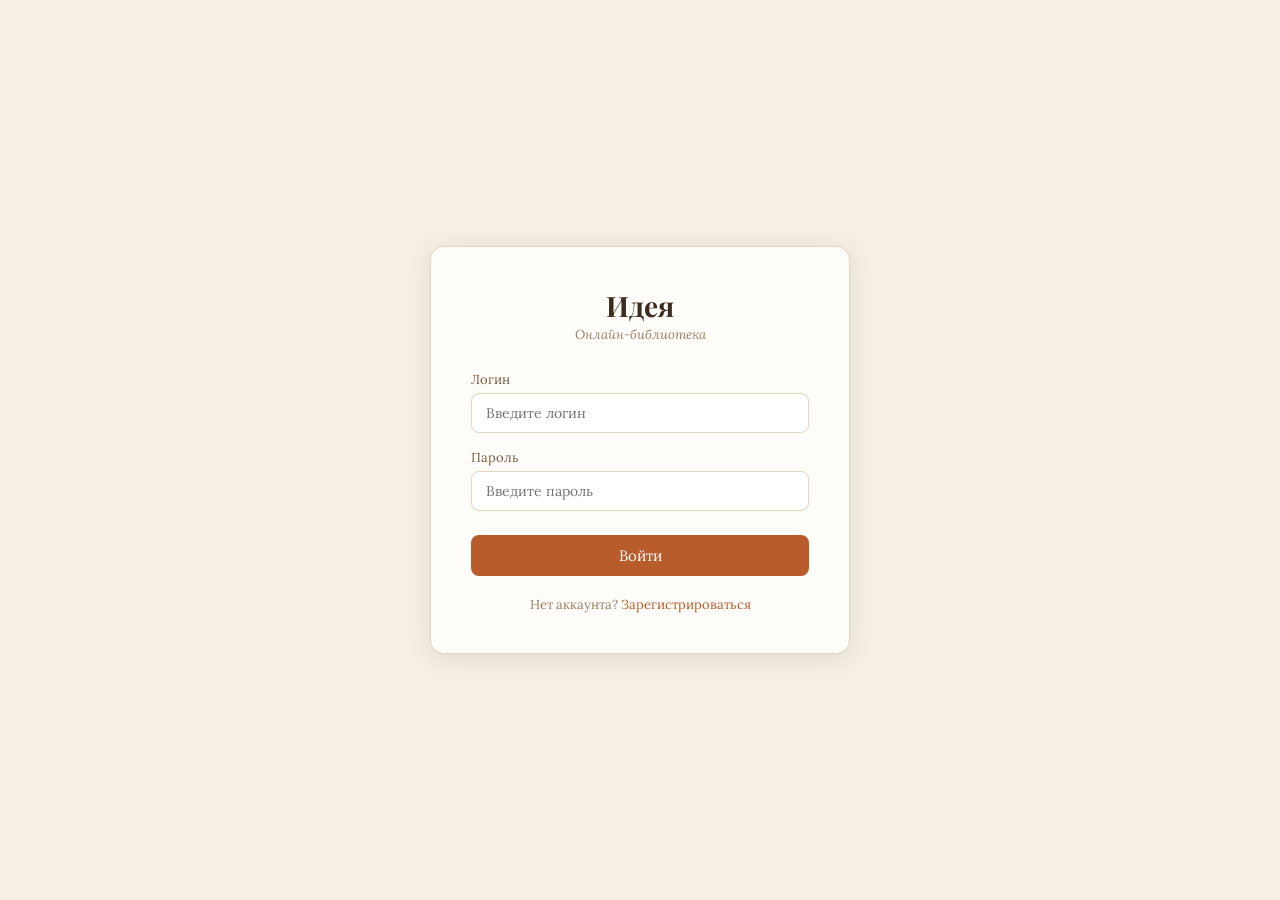
<file: frontend/login.html>
<!DOCTYPE html>
<html lang="ru">
<head>
    <meta charset="UTF-8" />
    <meta name="viewport" content="width=device-width, initial-scale=1.0" />
    <title>Войти — Идея</title>
    <link rel="stylesheet" href="css/style.css" />
    <style>
        .auth-page { min-height:100vh; display:flex; align-items:center; justify-content:center; background:var(--warm-bg); padding:2rem; }
        .auth-card { background:var(--card-bg); border:1px solid var(--border); border-radius:14px; padding:2.5rem; width:100%; max-width:420px; box-shadow:0 4px 24px rgba(61,43,31,0.10); }
        .auth-logo { text-align:center; margin-bottom:1.75rem; }
        .auth-logo a { font-family:var(--font-display); font-size:28px; font-weight:700; color:var(--brown-dark); text-decoration:none; }
        .auth-logo span { display:block; font-size:13px; color:var(--text-muted); font-style:italic; margin-top:2px; }
        .form-group { margin-bottom:1rem; }
        .form-label { display:block; font-size:13px; color:var(--brown-mid); margin-bottom:5px; }
        .form-input { width:100%; border:1px solid var(--border); border-radius:8px; padding:10px 14px; font-size:14px; font-family:var(--font-body); color:var(--brown-dark); background:#fff; outline:none; transition:border-color 0.2s; }
        .form-input:focus { border-color:var(--accent); }
        .form-submit { width:100%; background:var(--accent); color:#fff; border:none; padding:11px; border-radius:8px; font-size:15px; font-family:var(--font-body); cursor:pointer; transition:background 0.2s; margin-top:0.5rem; }
        .form-submit:hover { background:#9E4A20; }
        .form-submit:disabled { opacity:0.6; cursor:not-allowed; }
        .auth-footer { text-align:center; margin-top:1.25rem; font-size:13px; color:var(--text-muted); }
        .auth-footer a { color:var(--accent); text-decoration:none; }
        .auth-footer a:hover { text-decoration:underline; }
        .auth-error { background:#fde8e8; border:1px solid #f5c0c0; color:#c0392b; padding:10px 14px; border-radius:8px; font-size:13px; margin-bottom:1rem; display:none; }
    </style>
</head>
<body>
<div class="auth-page">
    <div class="auth-card">
        <div class="auth-logo">
            <a href="index.html">Идея</a>
            <span>Онлайн-библиотека</span>
        </div>
        <div class="auth-error" id="auth-error"></div>
        <div class="form-group">
            <label class="form-label">Логин</label>
            <input type="text" id="login" class="form-input" placeholder="Введите логин" />
        </div>
        <div class="form-group">
            <label class="form-label">Пароль</label>
            <input type="password" id="password" class="form-input" placeholder="Введите пароль" />
        </div>
        <button class="form-submit" id="submit-btn" onclick="handleLogin()">Войти</button>
        <div class="auth-footer">
            Нет аккаунта? <a href="register.html">Зарегистрироваться</a>
        </div>
    </div>
</div>
<script src="js/config.js"></script>
<script src="js/auth.js"></script>
<script>
    if (isLoggedIn()) {
        window.location.href = localStorage.getItem("is_admin") === "true"
            ? "admin_cabinet.html" : "index.html";
    }

    async function handleLogin() {
        const login    = document.getElementById("login").value.trim();
        const password = document.getElementById("password").value;
        if (!login || !password) { showError("Заполните все поля"); return; }

        const btn = document.getElementById("submit-btn");
        btn.disabled = true; btn.textContent = "Входим...";

        try {
            const data = await apiFetch("/auth/login", {
                method: "POST",
                body: JSON.stringify({ login, password }),
            });
            if (!data.success) { showError(data.message || "Неверный логин или пароль"); return; }

            saveAuth(data.token, login);
            if (data.is_admin) {
                localStorage.setItem("is_admin", "true");
                window.location.href = "admin_cabinet.html";
            } else {
                localStorage.removeItem("is_admin");
                window.location.href = "index.html";
            }
        } catch (err) {
            showError(err.message);
        } finally {
            btn.disabled = false; btn.textContent = "Войти";
        }
    }

    function showError(msg) {
        const el = document.getElementById("auth-error");
        el.textContent = msg; el.style.display = "block";
    }
</script>
</body>
</html>
</file>
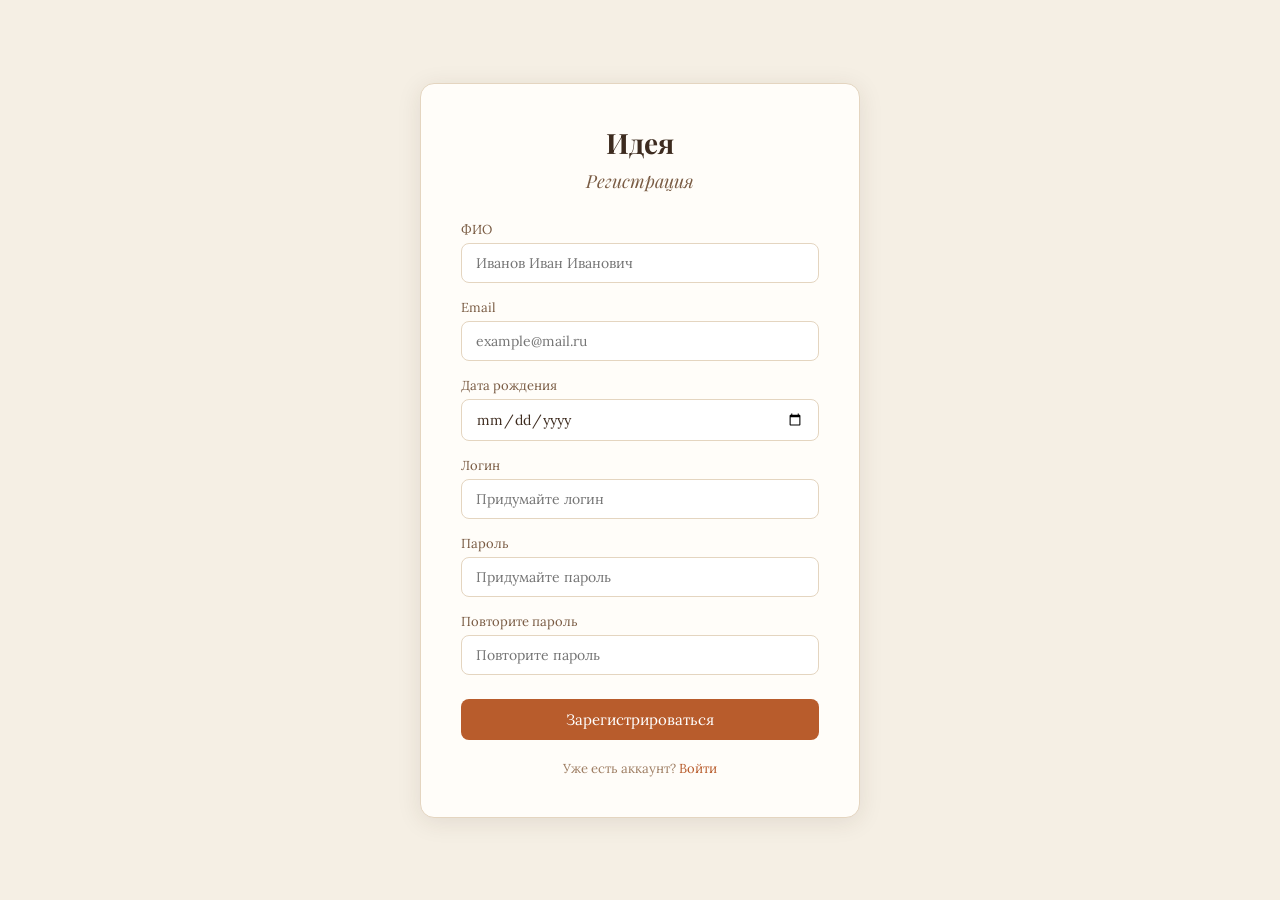
<file: frontend/register.html>
<!DOCTYPE html>
<html lang="ru">
<head>
    <meta charset="UTF-8" />
    <meta name="viewport" content="width=device-width, initial-scale=1.0" />
    <title>Регистрация — Идея</title>
    <link rel="stylesheet" href="css/style.css" />
    <style>
        .auth-page {
            min-height: 100vh;
            display: flex;
            align-items: center;
            justify-content: center;
            background: var(--warm-bg);
            padding: 2rem;
        }
        .auth-card {
            background: var(--card-bg);
            border: 1px solid var(--border);
            border-radius: 14px;
            padding: 2.5rem;
            width: 100%;
            max-width: 440px;
            box-shadow: 0 4px 24px rgba(61,43,31,0.10);
        }
        .auth-logo {
            text-align: center;
            margin-bottom: 0.5rem;
        }
        .auth-logo a {
            font-family: var(--font-display);
            font-size: 28px;
            font-weight: 700;
            color: var(--brown-dark);
            text-decoration: none;
        }
        .auth-title {
            text-align: center;
            font-family: var(--font-display);
            font-size: 18px;
            color: var(--brown-mid);
            margin-bottom: 1.75rem;
            font-style: italic;
        }
        .form-group {
            margin-bottom: 1rem;
        }
        .form-label {
            display: block;
            font-size: 13px;
            color: var(--brown-mid);
            margin-bottom: 5px;
        }
        .form-input {
            width: 100%;
            border: 1px solid var(--border);
            border-radius: 8px;
            padding: 10px 14px;
            font-size: 14px;
            font-family: var(--font-body);
            color: var(--brown-dark);
            background: #fff;
            outline: none;
            transition: border-color 0.2s;
        }
        .form-input:focus { border-color: var(--accent); }
        .form-submit {
            width: 100%;
            background: var(--accent);
            color: #fff;
            border: none;
            padding: 11px;
            border-radius: 8px;
            font-size: 15px;
            font-family: var(--font-body);
            cursor: pointer;
            transition: background 0.2s;
            margin-top: 0.5rem;
        }
        .form-submit:hover { background: #9E4A20; }
        .form-submit:disabled { opacity: 0.6; cursor: not-allowed; }
        .auth-footer {
            text-align: center;
            margin-top: 1.25rem;
            font-size: 13px;
            color: var(--text-muted);
        }
        .auth-footer a { color: var(--accent); text-decoration: none; }
        .auth-footer a:hover { text-decoration: underline; }
        .auth-error {
            background: #fde8e8;
            border: 1px solid #f5c0c0;
            color: #c0392b;
            padding: 10px 14px;
            border-radius: 8px;
            font-size: 13px;
            margin-bottom: 1rem;
            display: none;
        }
        .auth-success {
            background: #e8f5e9;
            border: 1px solid #c8e6c9;
            color: #2e7d32;
            padding: 10px 14px;
            border-radius: 8px;
            font-size: 13px;
            margin-bottom: 1rem;
            display: none;
        }
    </style>
</head>
<body>
<div class="auth-page">
    <div class="auth-card">
        <div class="auth-logo">
            <a href="index.html">Идея</a>
        </div>
        <div class="auth-title">Регистрация</div>

        <div class="auth-error" id="auth-error"></div>
        <div class="auth-success" id="auth-success"></div>

        <div class="form-group">
            <label class="form-label" for="full_name">ФИО</label>
            <input type="text" id="full_name" class="form-input" placeholder="Иванов Иван Иванович" />
        </div>
        <div class="form-group">
            <label class="form-label" for="email">Email</label>
            <input type="email" id="email" class="form-input" placeholder="example@mail.ru" />
        </div>
        <div class="form-group">
            <label class="form-label" for="birth_date">Дата рождения</label>
            <input type="date" id="birth_date" class="form-input" />
        </div>
        <div class="form-group">
            <label class="form-label" for="login">Логин</label>
            <input type="text" id="login" class="form-input" placeholder="Придумайте логин" />
        </div>
        <div class="form-group">
            <label class="form-label" for="password">Пароль</label>
            <input type="password" id="password" class="form-input" placeholder="Придумайте пароль" />
        </div>
        <div class="form-group">
            <label class="form-label" for="password2">Повторите пароль</label>
            <input type="password" id="password2" class="form-input" placeholder="Повторите пароль" />
        </div>

        <button class="form-submit" id="submit-btn" onclick="handleRegister()">Зарегистрироваться</button>

        <div class="auth-footer">
            Уже есть аккаунт? <a href="login.html">Войти</a>
        </div>
    </div>
</div>

<script src="js/config.js"></script>
<script src="js/auth.js"></script>
<script>
    async function handleRegister() {
        const full_name  = document.getElementById("full_name").value.trim();
        const email      = document.getElementById("email").value.trim();
        const birth_date = document.getElementById("birth_date").value;
        const login      = document.getElementById("login").value.trim();
        const password   = document.getElementById("password").value;
        const password2  = document.getElementById("password2").value;

        // Проверки на фронте
        if (!full_name || !email || !birth_date || !login || !password || !password2) {
            showError("Заполните все поля");
            return;
        }
        if (password !== password2) {
            showError("Пароли не совпадают");
            return;
        }
        if (password.length < 6) {
            showError("Пароль должен быть не менее 6 символов");
            return;
        }

        // Преобразуем дату из формата yyyy-mm-dd (формат input type=date)
        // в дд.мм.гггг (формат который ожидает бэк)
        const [year, month, day] = birth_date.split("-");
        const formattedDate = `${day}.${month}.${year}`;

        const btn = document.getElementById("submit-btn");
        btn.disabled = true;
        btn.textContent = "Регистрация...";

        try {
            const data = await apiFetch("/auth/register", {
                method: "POST",
                body: JSON.stringify({
                    full_name,
                    email,
                    birth_date: formattedDate,
                    login,
                    password,
                }),
            });

            if (!data.success) {
                showError(data.message || "Ошибка регистрации");
                return;
            }

            saveAuth(data.token, login);
            localStorage.removeItem("is_admin");

            showSuccess("Регистрация успешна! Перенаправляем...");
            setTimeout(() => window.location.href = "index.html", 1200);

        } catch (err) {
            showError(err.message);
        } finally {
            btn.disabled = false;
            btn.textContent = "Зарегистрироваться";
        }
    }

    function showError(msg) {
        document.getElementById("auth-success").style.display = "none";
        const el = document.getElementById("auth-error");
        el.textContent = msg;
        el.style.display = "block";
    }

    function showSuccess(msg) {
        document.getElementById("auth-error").style.display = "none";
        const el = document.getElementById("auth-success");
        el.textContent = msg;
        el.style.display = "block";
    }
</script>
</body>
</html>
</file>
<file: frontend/css/style.css>
@import url('https://fonts.googleapis.com/css2?family=Playfair+Display:wght@400;600;700&family=Lora:wght@400;500&display=swap');

/* ─────────────────────────────────────────────
   Переменные — цвета и шрифты в одном месте.
   Меняешь здесь — меняется везде.
───────────────────────────────────────────── */
:root {
    --cream:        #FAF6EF;
    --warm-bg:      #F5EFE4;
    --card-bg:      #FFFDF9;
    --brown-dark:   #3D2B1F;
    --brown-mid:    #7A5C44;
    --brown-light:  #C4A882;
    --accent:       #B85C2C;
    --accent-light: #F0D5C0;
    --text-muted:   #9E7E63;
    --border:       #E4D5C0;
    --font-display: 'Playfair Display', Georgia, serif;
    --font-body:    'Lora', Georgia, serif;
}

* {
    box-sizing: border-box;
    margin: 0;
    padding: 0;
}

body {
    background: var(--cream);
    font-family: var(--font-body);
    color: var(--brown-dark);
    min-height: 100vh;
}

/* ─────────────────────────────────────────────
   Навигация
───────────────────────────────────────────── */
.navbar {
    background: var(--brown-dark);
    padding: 0 2rem;
    display: flex;
    align-items: center;
    justify-content: space-between;
    height: 60px;
    position: sticky;
    top: 0;
    z-index: 100;
}

.navbar__logo {
    font-family: var(--font-display);
    font-size: 22px;
    font-weight: 700;
    color: var(--accent-light);
    text-decoration: none;
    letter-spacing: 0.5px;
}

.navbar__logo span {
    color: var(--brown-light);
    font-size: 13px;
    font-weight: 400;
    display: block;
    line-height: 1;
}

.navbar__links {
    display: flex;
    align-items: center;
    gap: 0.25rem;
}

.navbar__link {
    color: var(--brown-light);
    text-decoration: none;
    font-size: 14px;
    padding: 6px 14px;
    border-radius: 6px;
    transition: all 0.2s;
    display: flex;
    align-items: center;
    gap: 6px;
    font-family: var(--font-body);
}

.navbar__link:hover {
    background: rgba(255, 255, 255, 0.08);
    color: #fff;
}

.navbar__link--active {
    color: var(--accent-light);
}

/* Бейдж с количеством товаров в корзине */
.navbar__badge {
    background: var(--accent);
    color: #fff;
    font-size: 10px;
    font-family: sans-serif;
    width: 18px;
    height: 18px;
    border-radius: 50%;
    display: flex;
    align-items: center;
    justify-content: center;
    font-weight: 600;
}

.navbar__btn {
    background: var(--accent);
    color: #fff;
    border: none;
    padding: 7px 18px;
    border-radius: 6px;
    font-size: 14px;
    cursor: pointer;
    font-family: var(--font-body);
    transition: background 0.2s;
    text-decoration: none;
    display: inline-flex;
    align-items: center;
}

.navbar__btn:hover {
    background: #9E4A20;
}

/* ─────────────────────────────────────────────
   Карточка книги — используется на нескольких страницах
───────────────────────────────────────────── */
.book-card {
    background: var(--card-bg);
    border: 1px solid var(--border);
    border-radius: 10px;
    overflow: hidden;
    cursor: pointer;
    transition: transform 0.2s, box-shadow 0.2s;
    display: flex;
    flex-direction: column;
}

.book-card:hover {
    transform: translateY(-3px);
    box-shadow: 0 6px 20px rgba(61, 43, 31, 0.12);
}

.book-card__cover {
    height: 180px;
    position: relative;
    overflow: hidden;
    display: flex;
    align-items: center;
    justify-content: center;
    font-size: 48px;
}

/* Цвета обложек — назначаются через JS на основе id книги */
.book-card__cover--c1  { background: #6B3A2A; }
.book-card__cover--c2  { background: #2A4A6B; }
.book-card__cover--c3  { background: #3A6B3D; }
.book-card__cover--c4  { background: #6B5A2A; }
.book-card__cover--c5  { background: #4A2A6B; }
.book-card__cover--c6  { background: #6B2A4A; }
.book-card__cover--c7  { background: #2A6B5F; }
.book-card__cover--c8  { background: #5F6B2A; }

.book-card__cover-title {
    position: absolute;
    bottom: 8px;
    left: 8px;
    right: 8px;
    font-family: var(--font-display);
    font-size: 12px;
    font-weight: 600;
    color: #fff;
    text-shadow: 0 1px 4px rgba(0, 0, 0, 0.7);
    line-height: 1.3;
}

.book-card__fav-btn {
    position: absolute;
    top: 8px;
    left: 8px;
    background: rgba(255, 255, 255, 0.85);
    border: none;
    width: 28px;
    height: 28px;
    border-radius: 50%;
    display: flex;
    align-items: center;
    justify-content: center;
    cursor: pointer;
    font-size: 14px;
    color: var(--accent);
    transition: all 0.2s;
}

.book-card__fav-btn:hover {
    background: #fff;
    transform: scale(1.1);
}

.book-card__fav-btn--active {
    color: var(--accent);
}

.book-card__body {
    padding: 10px 12px 12px;
    display: flex;
    flex-direction: column;
    flex: 1;
}

.book-card__title {
    font-family: var(--font-display);
    font-size: 13px;
    font-weight: 600;
    color: var(--brown-dark);
    line-height: 1.35;
    margin-bottom: 3px;
    display: -webkit-box;
    -webkit-line-clamp: 2;
    -webkit-box-orient: vertical;
    overflow: hidden;
}

.book-card__author {
    font-size: 11px;
    color: var(--text-muted);
    font-style: italic;
    margin-bottom: 8px;
}

.book-card__price {
    font-size: 13px;
    font-weight: 600;
    color: var(--accent);
    margin-bottom: 8px;
}

.book-card__cart-btn {
    width: 100%;
    background: none;
    border: 1px solid var(--accent);
    color: var(--accent);
    font-size: 12px;
    padding: 5px 0;
    border-radius: 6px;
    cursor: pointer;
    font-family: var(--font-body);
    transition: all 0.2s;
    margin-top: auto;
}

.book-card__cart-btn:hover {
    background: var(--accent);
    color: #fff;
}

.book-card__cart-btn--added {
    background: var(--accent);
    color: #fff;
}

/* ─────────────────────────────────────────────
   Пагинация
───────────────────────────────────────────── */
.pagination {
    display: flex;
    justify-content: center;
    align-items: center;
    gap: 6px;
    padding: 2rem 0;
}

.pagination__btn {
    background: var(--card-bg);
    border: 1px solid var(--border);
    color: var(--brown-mid);
    font-size: 14px;
    width: 36px;
    height: 36px;
    border-radius: 8px;
    cursor: pointer;
    font-family: var(--font-body);
    transition: all 0.2s;
    display: flex;
    align-items: center;
    justify-content: center;
}

.pagination__btn:hover {
    border-color: var(--accent);
    color: var(--accent);
}

.pagination__btn--active {
    background: var(--accent);
    border-color: var(--accent);
    color: #fff;
}

.pagination__btn:disabled {
    opacity: 0.4;
    cursor: not-allowed;
}

/* ─────────────────────────────────────────────
   Сообщение об ошибке и пустой список
───────────────────────────────────────────── */
.empty-state {
    text-align: center;
    padding: 4rem 2rem;
    color: var(--text-muted);
}

.empty-state__icon {
    font-size: 48px;
    margin-bottom: 1rem;
}

.empty-state__text {
    font-family: var(--font-display);
    font-size: 18px;
    margin-bottom: 0.5rem;
}

.empty-state__sub {
    font-size: 14px;
    font-style: italic;
}

.error-message {
    background: #fde8e8;
    border: 1px solid #f5c0c0;
    color: #c0392b;
    padding: 12px 16px;
    border-radius: 8px;
    font-size: 14px;
    margin: 1rem 0;
}

/* ─────────────────────────────────────────────
   Спиннер загрузки
───────────────────────────────────────────── */
.spinner {
    display: flex;
    justify-content: center;
    padding: 3rem;
}

.spinner__circle {
    width: 36px;
    height: 36px;
    border: 3px solid var(--border);
    border-top-color: var(--accent);
    border-radius: 50%;
    animation: spin 0.7s linear infinite;
}

@keyframes spin {
    to { transform: rotate(360deg); }
}
</file>
